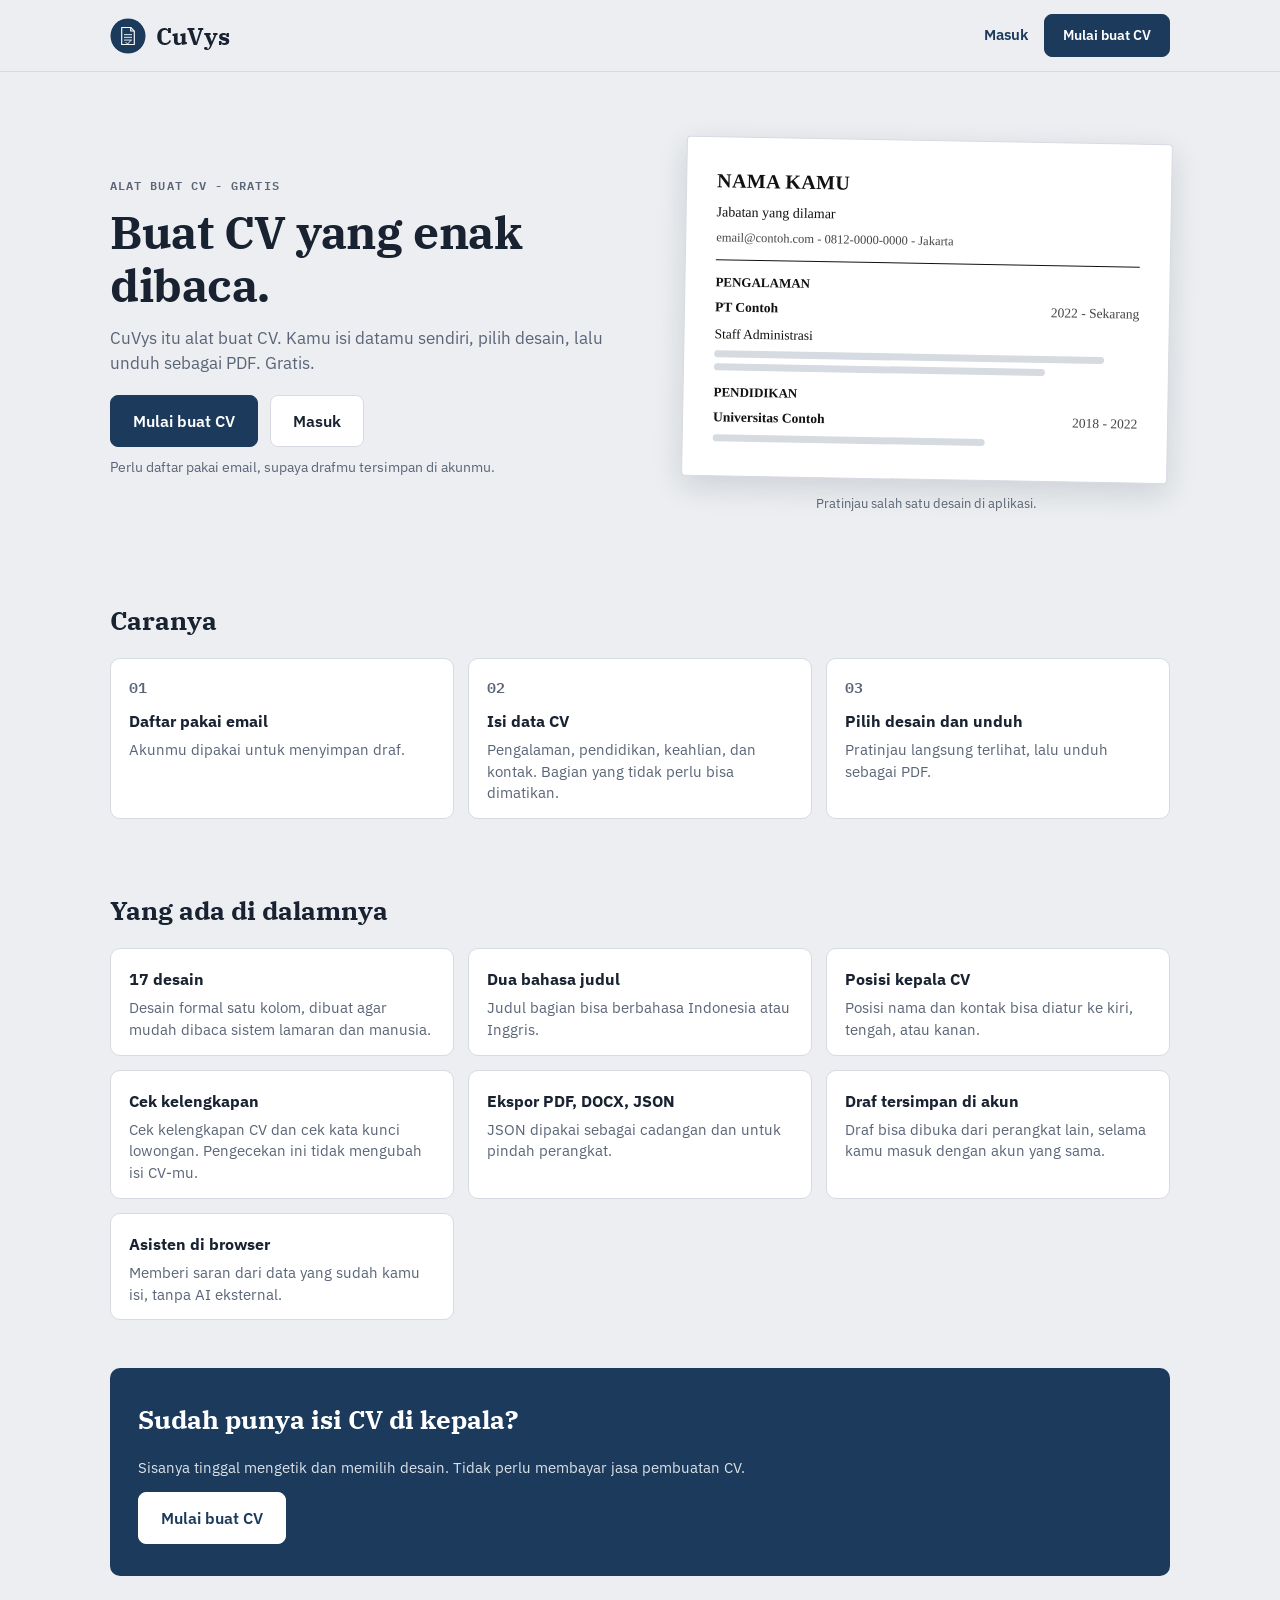
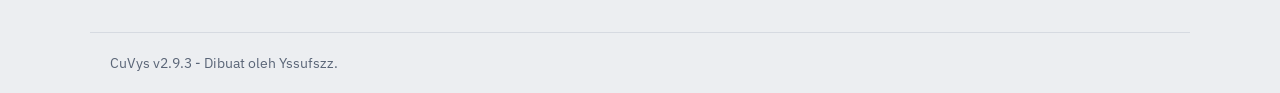
<file: index.html>
<!doctype html>
<html lang="id">
<head>
<meta charset="utf-8" />
<meta name="viewport" content="width=device-width, initial-scale=1" />
<!-- CuVys v2.9.3 -->
<title>CuVys</title>
<meta name="description" content="CuVys - Buat CV gratis. Isi data, pilih desain, unduh PDF." />
<link rel="icon" type="image/svg+xml" href="icon.svg?v=v2.9.3" />
<link rel="preconnect" href="https://fonts.googleapis.com">
<link rel="preconnect" href="https://fonts.gstatic.com" crossorigin>
<link href="https://fonts.googleapis.com/css2?family=IBM+Plex+Sans:wght@400;500;600;700&family=IBM+Plex+Serif:wght@600;700&family=IBM+Plex+Mono:wght@500;600&display=swap" rel="stylesheet">
<link rel="stylesheet" href="landing.css?v=v2.9.3" />
<script>try{document.documentElement.dataset.theme=window.matchMedia("(prefers-color-scheme: dark)").matches?"dark":"light";}catch(e){}</script>
</head>
<body>
<header class="top">
  <div class="top-inner">
    <a class="brand" href="index.html"><img src="icon.svg?v=v2.9.3" alt="" width="36" height="36" /><span>CuVys</span></a>
    <nav>
      <a href="app.html">Masuk</a>
      <a class="btn primary" href="app.html">Mulai buat CV</a>
    </nav>
  </div>
</header>

<main class="wrap">
  <section class="hero">
    <div class="hero-copy">
      <p class="eyebrow">Alat buat CV - gratis</p>
      <h1>Buat CV yang enak dibaca.</h1>
      <p class="lede">CuVys itu alat buat CV. Kamu isi datamu sendiri, pilih desain, lalu unduh sebagai PDF. Gratis.</p>
      <p class="cta-row">
        <a class="btn primary big" href="app.html">Mulai buat CV</a>
        <a class="btn big" href="app.html">Masuk</a>
      </p>
      <p class="small">Perlu daftar pakai email, supaya drafmu tersimpan di akunmu.</p>
    </div>
    <div class="hero-paper" aria-hidden="true">
      <div class="mock">
        <p class="mock-name">Nama Kamu</p>
        <p class="mock-role">Jabatan yang dilamar</p>
        <p class="mock-contact">email@contoh.com - 0812-0000-0000 - Jakarta</p>
        <hr />
        <p class="mock-head">Pengalaman</p>
        <p class="mock-line"><strong>PT Contoh</strong> <span>2022 - Sekarang</span></p>
        <p class="mock-line">Staff Administrasi</p>
        <div class="bar" style="width:92%"></div>
        <div class="bar" style="width:78%"></div>
        <p class="mock-head">Pendidikan</p>
        <p class="mock-line"><strong>Universitas Contoh</strong> <span>2018 - 2022</span></p>
        <div class="bar" style="width:64%"></div>
      </div>
      <p class="mock-cap">Pratinjau salah satu desain di aplikasi.</p>
    </div>
  </section>

  <section>
    <h2>Caranya</h2>
    <div class="steps">
      <div class="card step">
        <p class="num">01</p>
        <h3>Daftar pakai email</h3>
        <p>Akunmu dipakai untuk menyimpan draf.</p>
      </div>
      <div class="card step">
        <p class="num">02</p>
        <h3>Isi data CV</h3>
        <p>Pengalaman, pendidikan, keahlian, dan kontak. Bagian yang tidak perlu bisa dimatikan.</p>
      </div>
      <div class="card step">
        <p class="num">03</p>
        <h3>Pilih desain dan unduh</h3>
        <p>Pratinjau langsung terlihat, lalu unduh sebagai PDF.</p>
      </div>
    </div>
  </section>

  <section>
    <h2>Yang ada di dalamnya</h2>
    <div class="features">
      <div class="card">
        <h3>17 desain</h3>
        <p>Desain formal satu kolom, dibuat agar mudah dibaca sistem lamaran dan manusia.</p>
      </div>
      <div class="card">
        <h3>Dua bahasa judul</h3>
        <p>Judul bagian bisa berbahasa Indonesia atau Inggris.</p>
      </div>
      <div class="card">
        <h3>Posisi kepala CV</h3>
        <p>Posisi nama dan kontak bisa diatur ke kiri, tengah, atau kanan.</p>
      </div>
      <div class="card">
        <h3>Cek kelengkapan</h3>
        <p>Cek kelengkapan CV dan cek kata kunci lowongan. Pengecekan ini tidak mengubah isi CV-mu.</p>
      </div>
      <div class="card">
        <h3>Ekspor PDF, DOCX, JSON</h3>
        <p>JSON dipakai sebagai cadangan dan untuk pindah perangkat.</p>
      </div>
      <div class="card">
        <h3>Draf tersimpan di akun</h3>
        <p>Draf bisa dibuka dari perangkat lain, selama kamu masuk dengan akun yang sama.</p>
      </div>
      <div class="card">
        <h3>Asisten di browser</h3>
        <p>Memberi saran dari data yang sudah kamu isi, tanpa AI eksternal.</p>
      </div>
    </div>
  </section>

  <section class="cta-band">
    <h2>Sudah punya isi CV di kepala?</h2>
    <p>Sisanya tinggal mengetik dan memilih desain. Tidak perlu membayar jasa pembuatan CV.</p>
    <p><a class="btn light big" href="app.html">Mulai buat CV</a></p>
  </section>
</main>

<footer>
  <p>CuVys v2.9.3 - Dibuat oleh Yssufszz.</p>
</footer>
</body>
</html>
</file>
<file: landing.css>
/* CuVys landing - warna dan font disamakan dengan aplikasi (styles.css). */
:root{
  --bg:#eceef1; --surface:#ffffff; --surface-2:#f6f7f9; --ink:#182231; --muted:#5a6577;
  --line:#d6dae1; --navy:#1b3a5c; --primary-bg:#1b3a5c; --ok:#1e6b43;
  --radius:10px; --shadow:0 10px 30px rgba(20,32,52,.14); color-scheme:light;
}
:root[data-theme="dark"]{
  --bg:#10141b; --surface:#1a2029; --surface-2:#222a36; --ink:#e8ecf2; --muted:#a5afbd;
  --line:#333e4e; --navy:#7fa8cf; --primary-bg:#2c5a8a; --ok:#6fc794;
  --shadow:0 10px 30px rgba(0,0,0,.45); color-scheme:dark;
}
*{box-sizing:border-box}
body{margin:0;background:var(--bg);color:var(--ink);font-family:"IBM Plex Sans",system-ui,-apple-system,"Segoe UI",sans-serif;font-size:15px;line-height:1.5;transition:background .25s ease,color .25s ease}
a{color:var(--navy)}
@keyframes rise{from{opacity:0;transform:translateY(8px)}to{opacity:1;transform:translateY(0)}}
@media (prefers-reduced-motion:reduce){*{animation:none !important}}

.top{position:sticky;top:0;z-index:10;background:var(--bg);border-bottom:1px solid var(--line)}
.top-inner{max-width:1100px;margin:0 auto;padding:14px 20px;display:flex;align-items:center;justify-content:space-between;gap:16px}
.brand{display:flex;align-items:center;gap:10px;text-decoration:none;color:var(--ink);font-family:"IBM Plex Serif",Georgia,serif;font-size:24px;font-weight:700}
.brand img{display:block;border-radius:50%}
nav{display:flex;align-items:center;gap:16px}
nav a{text-decoration:none;font-weight:600}
.btn{display:inline-block;border:1px solid var(--line);background:var(--surface);color:var(--ink);border-radius:8px;padding:10px 18px;font-weight:600;font-size:14px;text-decoration:none;transition:border-color .15s,background .15s,transform .15s}
.btn:hover{border-color:var(--navy)}
.btn:active{transform:scale(.98)}
.btn.primary{background:var(--primary-bg);border-color:var(--primary-bg);color:#fff}
.btn.primary:hover{filter:brightness(1.08)}
.btn.light{background:#fff;border-color:#fff;color:#1b3a5c}
.btn.big{padding:13px 22px;font-size:16px}

.wrap{max-width:1100px;margin:0 auto;padding:20px 20px 56px}
section{padding:36px 0}
h2{font-family:"IBM Plex Serif",Georgia,serif;font-size:26px;margin:0 0 18px}
h3{font-size:16px;margin:0 0 6px}
p{margin:0 0 12px}

.hero{display:grid;grid-template-columns:1.05fr .95fr;gap:36px;align-items:center;padding:48px 0 40px;animation:rise .3s ease both}
.eyebrow{font-family:"IBM Plex Mono",monospace;font-size:12px;letter-spacing:.09em;text-transform:uppercase;color:var(--muted);font-weight:600}
.hero h1{font-family:"IBM Plex Serif",Georgia,serif;font-size:46px;line-height:1.15;margin:0 0 14px;letter-spacing:-.01em}
.lede{font-size:17px;color:var(--muted)}
.cta-row{display:flex;gap:12px;flex-wrap:wrap;margin:18px 0 10px}
.small{font-size:13.5px;color:var(--muted)}

.hero-paper{animation:rise .35s ease .05s both}
.mock{background:#fff;color:#111;border:1px solid var(--line);border-radius:4px;box-shadow:var(--shadow);padding:28px 30px;font-family:"Times New Roman",Georgia,serif;transform:rotate(1deg)}
.mock p{margin:0 0 6px}
.mock-name{font-size:20px;font-weight:700;text-transform:uppercase;letter-spacing:.02em}
.mock-role{font-size:14px}
.mock-contact{font-size:12.5px;color:#444}
.mock hr{border:none;border-top:1px solid #111;margin:12px 0}
.mock-head{font-size:13px;font-weight:700;text-transform:uppercase;margin-top:12px !important}
.mock-line{display:flex;justify-content:space-between;gap:12px;font-size:13.5px}
.mock-line span{color:#444;white-space:nowrap}
.bar{height:7px;background:#d6dae1;border-radius:99px;margin:0 0 6px}
.mock-cap{text-align:center;font-size:13px;color:var(--muted);margin-top:14px}

.steps{display:grid;grid-template-columns:repeat(3,1fr);gap:14px}
.features{display:grid;grid-template-columns:repeat(3,1fr);gap:14px}
.card{background:var(--surface);border:1px solid var(--line);border-radius:var(--radius);padding:18px 18px 14px;animation:rise .3s ease both}
.card p{color:var(--muted);font-size:14.5px}
.card p:last-child{margin-bottom:0}
.num{font-family:"IBM Plex Mono",monospace;color:var(--navy);font-weight:600;margin-bottom:10px !important}

.cta-band{background:var(--primary-bg);color:#fff;border-radius:var(--radius);padding:32px 28px;margin-top:12px}
.cta-band h2{color:#fff}
.cta-band p{color:rgba(255,255,255,.85)}
.cta-band p:last-child{margin-bottom:0}

footer{max-width:1100px;margin:0 auto;padding:20px;border-top:1px solid var(--line);font-size:13.5px;color:var(--muted)}
footer p{margin:0}

@media (max-width:820px){
  .hero{grid-template-columns:1fr;padding:28px 0}
  .hero h1{font-size:36px}
  .steps,.features{grid-template-columns:1fr 1fr}
  .mock{transform:none}
}
@media (max-width:520px){
  .steps,.features{grid-template-columns:1fr}
  .top-inner{padding:12px 16px}
  nav a:first-child{display:none}
}
</file>
